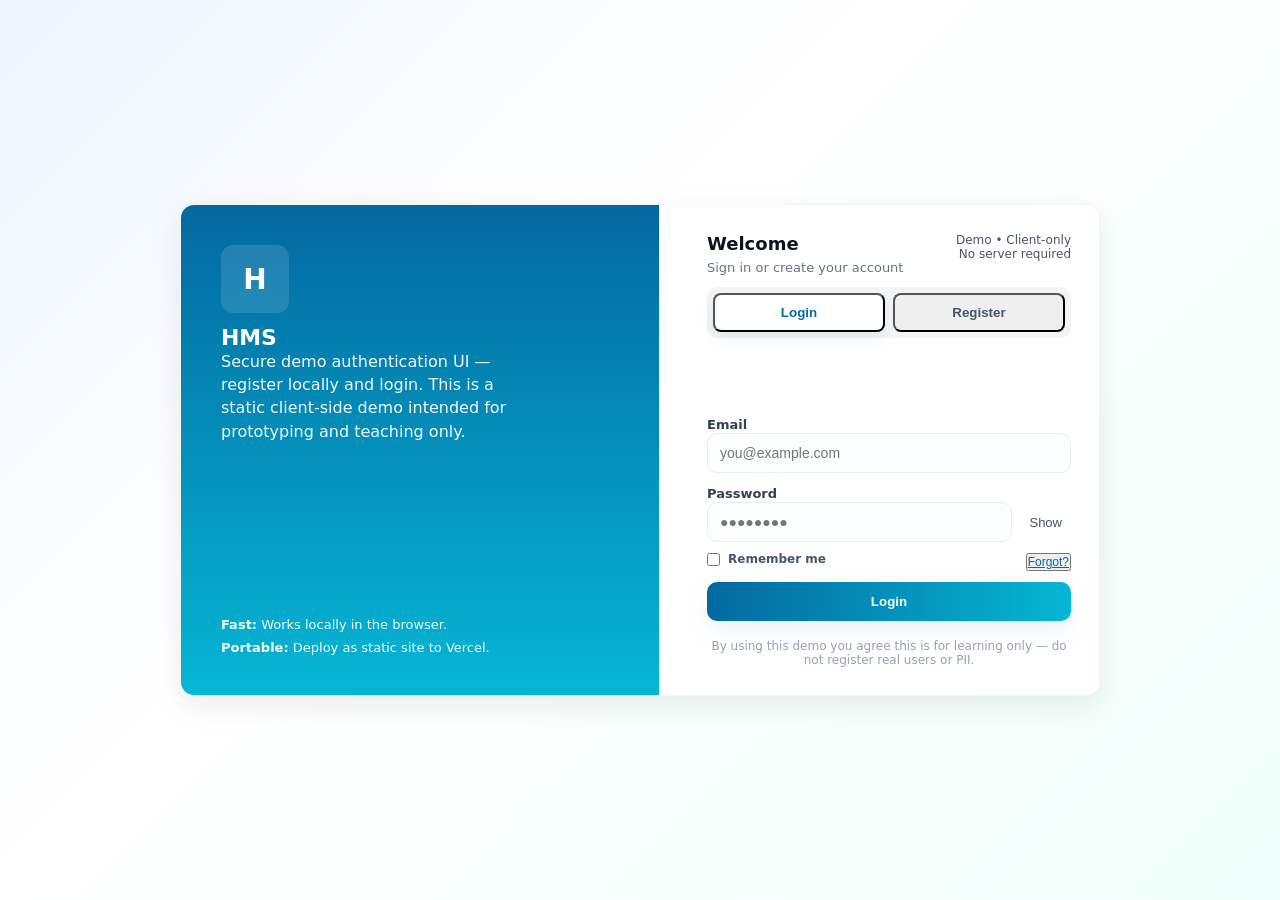
<file: login.html>
<!doctype html>
<html lang="en">
<head>
  <meta charset="utf-8" />
  <meta name="viewport" content="width=device-width,initial-scale=1" />
  <title>HMS — Login / Register</title>
  <meta name="description" content="Hospital Management System — Login and Registration " />
  <style>
    /* Minimal, clean styling */
    *{box-sizing:border-box;margin:0;padding:0}
    html,body{height:100%;font-family:Inter,system-ui,-apple-system,Segoe UI,Roboto,Arial;background:linear-gradient(135deg,#eef6ff 0,#ffffff 40%,#f0fffb 100%);color:#0b1220}
    .wrap{min-height:100vh;display:flex;align-items:center;justify-content:center;padding:24px}
    .card{width:100%;max-width:920px;display:grid;grid-template-columns:1fr 420px;gap:20px;background:#fff;border-radius:14px;box-shadow:0 10px 30px rgba(2,6,23,0.08);overflow:hidden;border:1px solid rgba(2,6,23,0.04)}
    .left{padding:40px;background:linear-gradient(180deg,#0369a1,#06b6d4);color:#fff;display:flex;flex-direction:column;gap:12px}
    .logo{width:68px;height:68px;border-radius:12px;background:rgba(255,255,255,0.12);display:flex;align-items:center;justify-content:center;font-weight:800;font-size:28px}
    .title{font-size:22px;font-weight:800;letter-spacing:-0.2px}
    .desc{opacity:0.95;max-width:320px;line-height:1.45}
    .right{padding:28px;display:flex;flex-direction:column;gap:12px}
    .topbar{display:flex;justify-content:space-between;align-items:flex-start}
    .muted{color:#64748b;font-size:13px}
    .tabs{display:flex;background:#f3f4f6;padding:6px;border-radius:10px;gap:8px}
    .tab{flex:1;text-align:center;padding:10px 12px;border-radius:8px;cursor:pointer;font-weight:700;color:#475569}
    .tab.active{background:#fff;color:#0369a1;box-shadow:0 6px 14px rgba(3,105,161,0.08)}
    form{display:flex;flex-direction:column;gap:10px;margin-top:8px}
    label{font-size:13px;color:#334155;font-weight:700;margin-bottom:6px}
    .input{width:100%;padding:11px 12px;border-radius:10px;border:1px solid #e6eef6;background:#fbfdff;font-size:14px;outline:none}
    .input:focus{box-shadow:0 8px 20px rgba(3,105,161,0.06);border-color:#7dd3fc}
    .row{display:flex;gap:10px}
    .col{flex:1;display:flex;flex-direction:column}
    .select{padding:10px;border-radius:10px;border:1px solid #e6eef6}
    .btn{padding:12px;border-radius:10px;border:none;cursor:pointer;font-weight:800;color:#fff;background:linear-gradient(90deg,#0369a1,#06b6d4);box-shadow:0 10px 24px rgba(3,105,161,0.08)}
    .btn.ghost{background:transparent;color:#0369a1;border:1px solid #e6eef6;box-shadow:none}
    .msg{padding:10px 12px;border-radius:8px;font-size:13px}
    .msg.success{background:#ecfdf5;color:#064e3b;border:1px solid #bbf7d0}
    .msg.error{background:#fff1f2;color:#9f1239;border:1px solid #fecaca}
    .small{font-size:12px;color:#475569}
    .link{color:#0369a1;cursor:pointer;text-decoration:underline}
    .footer{font-size:12px;color:#94a3b8;text-align:center;margin-top:6px}
    @media(max-width:920px){.card{grid-template-columns:1fr}.left{padding:22px}.right{padding:20px}}
    .field-inline{display:flex;align-items:center;gap:8px}
    .showpass{cursor:pointer;border-radius:8px;padding:6px 8px;background:transparent;border:1px solid transparent;color:#475569;font-size:13px}
  </style>
</head>
<body>
  <div class="wrap">
    <main class="card" role="main" aria-labelledby="page-title">
      <section class="left" aria-hidden="false">
        <div class="logo" aria-hidden="true">H</div>
        <div>
          <div id="page-title" class="title">HMS</div>
          <div class="desc">Secure demo authentication UI — register locally and login. This is a static client-side demo intended for prototyping and teaching only.</div>
        </div>
        <div style="margin-top:auto;font-size:13px;opacity:0.95;">
          <div><strong>Fast:</strong> Works locally in the browser.</div>
          <div style="margin-top:8px;"><strong>Portable:</strong> Deploy as static site to Vercel.</div>
        </div>
      </section>

      <aside class="right" aria-label="Auth forms">
        <div class="topbar">
          <div>
            <div style="font-weight:900;font-size:18px;color:#0b1220">Welcome</div>
            <div class="muted" style="margin-top:6px">Sign in or create your account</div>
          </div>
          <div style="text-align:right">
            <div class="small">Demo • Client-only</div>
            <div class="small">No server required</div>
          </div>
        </div>

        <div class="tabs" role="tablist" aria-label="Login or Register">
          <button id="tabLogin" class="tab active" role="tab" aria-selected="true">Login</button>
          <button id="tabRegister" class="tab" role="tab" aria-selected="false">Register</button>
        </div>

        <div id="messageArea" aria-live="polite" style="min-height:44px"></div>

        <!-- LOGIN FORM -->
        <form id="loginForm" autocomplete="on" novalidate>
          <div>
            <label for="loginEmail">Email</label>
            <input id="loginEmail" name="email" type="email" class="input" placeholder="you@example.com" required />
          </div>

          <div>
            <label for="loginPassword">Password</label>
            <div class="field-inline">
              <input id="loginPassword" name="password" type="password" class="input" placeholder="●●●●●●●●" required />
              <button type="button" id="loginToggle" class="showpass" aria-pressed="false">Show</button>
            </div>
          </div>

          <div class="row" style="align-items:center;justify-content:space-between">
            <label class="small" style="display:flex;align-items:center;gap:8px"><input id="remember" type="checkbox" /> Remember me</label>
            <button type="button" id="forgot" class="link small" aria-haspopup="dialog">Forgot?</button>
          </div>

          <button type="submit" class="btn" id="btnLogin">Login</button>
        </form>

        <!-- REGISTER FORM -->
        <form id="registerForm" style="display:none" autocomplete="on" novalidate>
          <div>
            <label for="regName">Full Name</label>
            <input id="regName" name="fullName" type="text" class="input" placeholder="Jane Doe" required />
          </div>

          <div>
            <label for="regEmail">Email</label>
            <input id="regEmail" name="email" type="email" class="input" placeholder="you@example.com" required />
          </div>

          <div class="row">
            <div class="col">
              <label for="regPhone">Phone</label>
              <input id="regPhone" name="phone" type="tel" class="input" placeholder="+8801XXXXXXXXX" required />
            </div>
            <div class="col">
              <label for="regDob">Date of Birth</label>
              <input id="regDob" name="dob" type="date" class="input" />
            </div>
          </div>

          <div>
            <label for="regRole">Role</label>
            <select id="regRole" class="select" required>
              <option value="patient">Patient</option>
              <option value="doctor">Doctor</option>
              <option value="nurse">Nurse</option>
              <option value="admin">Administrator</option>
            </select>
          </div>

          <div>
            <label for="regPassword">Password</label>
            <div class="field-inline">
              <input id="regPassword" name="password" type="password" class="input" placeholder="At least 8 characters" required />
              <button type="button" id="regToggle" class="showpass" aria-pressed="false">Show</button>
            </div>
            <div class="small muted" style="margin-top:6px">Use 8+ characters for demo.</div>
          </div>

          <div>
            <label for="regConfirm">Confirm Password</label>
            <input id="regConfirm" name="confirm" type="password" class="input" placeholder="Repeat password" required />
          </div>

          <button type="submit" class="btn" id="btnRegister">Create Account</button>
        </form>

        <div class="footer">By using this demo you agree this is for learning only — do not register real users or PII.</div>
      </aside>
    </main>
  </div>

  <script>
  (function () {
    // Keys used in storage
    const USERS_KEY = 'hms_users_v1';
    const SESSION_KEY = 'hms_session_v1';

    // Elements
    const tabLogin = document.getElementById('tabLogin');
    const tabRegister = document.getElementById('tabRegister');
    const loginForm = document.getElementById('loginForm');
    const registerForm = document.getElementById('registerForm');
    const messageArea = document.getElementById('messageArea');
    const loginToggle = document.getElementById('loginToggle');
    const regToggle = document.getElementById('regToggle');
    const loginEmail = document.getElementById('loginEmail');
    const loginPassword = document.getElementById('loginPassword');
    const remember = document.getElementById('remember');

    // Tab handlers
    function showLogin() {
      tabLogin.classList.add('active'); tabLogin.setAttribute('aria-selected','true');
      tabRegister.classList.remove('active'); tabRegister.setAttribute('aria-selected','false');
      loginForm.style.display = ''; registerForm.style.display = 'none';
      clearMessage();
    }
    function showRegister() {
      tabRegister.classList.add('active'); tabRegister.setAttribute('aria-selected','true');
      tabLogin.classList.remove('active'); tabLogin.setAttribute('aria-selected','false');
      registerForm.style.display = ''; loginForm.style.display = 'none';
      clearMessage();
    }
    tabLogin.addEventListener('click', showLogin);
    tabRegister.addEventListener('click', showRegister);

    // Message UI
    function showMessage(text, type='success', timeout=3500) {
      clearMessage();
      const d = document.createElement('div');
      d.className = 'msg ' + (type === 'success' ? 'success' : 'error');
      d.textContent = text;
      messageArea.appendChild(d);
      if (timeout > 0) setTimeout(()=> { if (messageArea.contains(d)) d.remove(); }, timeout);
      d.scrollIntoView({behavior:'smooth',block:'center'});
    }
    function clearMessage(){ messageArea.innerHTML = ''; }

    // Hashing helper (SHA-256) -> hex
    async function sha256Hex(input) {
      const enc = new TextEncoder();
      const data = enc.encode(input);
      const hash = await crypto.subtle.digest('SHA-256', data);
      return Array.from(new Uint8Array(hash)).map(b => b.toString(16).padStart(2,'0')).join('');
    }

    // Storage helpers
    function loadUsers() {
      try { return JSON.parse(localStorage.getItem(USERS_KEY) || '[]'); } catch(e){ return []; }
    }
    function saveUsers(users) { localStorage.setItem(USERS_KEY, JSON.stringify(users)); }

    // Validators
    function validEmail(e) { return /^[^\s@]+@[^\s@]+\.[^\s@]+$/.test(e); }
    function strongPassword(p) { return p && p.length >= 8; }
    function validPhone(p) { return p && p.trim().length >= 7; }

    // Toggle show/hide passwords
    loginToggle.addEventListener('click', () => {
      const t = loginPassword.type === 'password' ? 'text' : 'password';
      loginPassword.type = t; loginToggle.textContent = t === 'text' ? 'Hide' : 'Show';
      loginToggle.setAttribute('aria-pressed', t === 'text');
    });
    regToggle.addEventListener('click', () => {
      const rpw = document.getElementById('regPassword');
      const t = rpw.type === 'password' ? 'text' : 'password';
      rpw.type = t; regToggle.textContent = t === 'text' ? 'Hide' : 'Show';
      regToggle.setAttribute('aria-pressed', t === 'text');
    });

    // Handle Register
    registerForm.addEventListener('submit', async (ev) => {
      ev.preventDefault(); clearMessage();
      const name = document.getElementById('regName').value.trim();
      const email = document.getElementById('regEmail').value.trim().toLowerCase();
      const phone = document.getElementById('regPhone').value.trim();
      const dob = document.getElementById('regDob').value;
      const role = document.getElementById('regRole').value;
      const password = document.getElementById('regPassword').value;
      const confirm = document.getElementById('regConfirm').value;

      if (!name || !email || !phone || !password || !confirm) { showMessage('Complete all required fields.', 'error'); return; }
      if (!validEmail(email)) { showMessage('Enter a valid email.', 'error'); return; }
      if (!validPhone(phone)) { showMessage('Enter a valid phone.', 'error'); return; }
      if (!strongPassword(password)) { showMessage('Password must be at least 8 characters.', 'error'); return; }
      if (password !== confirm) { showMessage('Passwords do not match.', 'error'); return; }

      const users = loadUsers();
      if (users.some(u => u.email === email)) { showMessage('Email already registered. Try logging in.', 'error'); return; }

      const hash = await sha256Hex(password);
      const newUser = {
        id: 'u_' + Date.now().toString(36),
        fullName: name,
        email,
        phone,
        dob,
        role,
        passwordHash: hash,
        createdAt: new Date().toISOString()
      };
      users.push(newUser);
      saveUsers(users);
      showMessage('Registration successful — you may now login.', 'success');

      // Reset register form and switch to login; prefill email
      registerForm.reset();
      setTimeout(() => { showLogin(); loginEmail.value = email; document.getElementById('loginPassword').focus(); }, 900);
    });

    // Handle Login
    loginForm.addEventListener('submit', async (ev) => {
      ev.preventDefault(); clearMessage();
      const email = loginEmail.value.trim().toLowerCase();
      const password = document.getElementById('loginPassword').value;
      const rem = remember.checked;

      if (!email || !password) { showMessage('Enter both email and password.', 'error'); return; }
      if (!validEmail(email)) { showMessage('Enter a valid email address.', 'error'); return; }

      const users = loadUsers();
      const user = users.find(u => u.email === email);
      if (!user) { showMessage('No account found. Please register.', 'error'); return; }

      const hash = await sha256Hex(password);
      if (hash !== user.passwordHash) { showMessage('Invalid credentials.', 'error'); return; }

      // Login success — create demo session
      const session = { email: user.email, fullName: user.fullName, role: user.role, loggedAt: new Date().toISOString() };
      try {
        if (rem) localStorage.setItem(SESSION_KEY, JSON.stringify(session));
        else sessionStorage.setItem(SESSION_KEY, JSON.stringify(session));
      } catch (e) {
        // fallback if storage denied
        sessionStorage.setItem(SESSION_KEY, JSON.stringify(session));
      }
      showMessage('Login successful — redirecting...', 'success', 800);

      setTimeout(() => {
        // redirect to intro page after successful login
        window.location.href = 'intro.html';
      }, 800);
    });

    // Forgot (simple demo behavior)
    document.getElementById('forgot').addEventListener('click', () => {
      const email = prompt('Enter your registered email:');
      if (!email) return;
      const users = loadUsers();
      const u = users.find(x => x.email === email.toLowerCase().trim());
      if (!u) return alert('No account found for that email.');
      
    });

    // If session already exists, optionally show resumed session message
    (function resume() {
      try {
        const existing = localStorage.getItem(SESSION_KEY) || sessionStorage.getItem(SESSION_KEY);
        if (existing) {
          const s = JSON.parse(existing);
          if (s && s.email) {
            showMessage(`Resumed session: ${s.fullName || s.email} (${s.role}) — demo session active.`, 'success', 4000);
          }
        }
      } catch(e){}
    })();

  })();
  </script>

  
</body>
</html>
</file>
